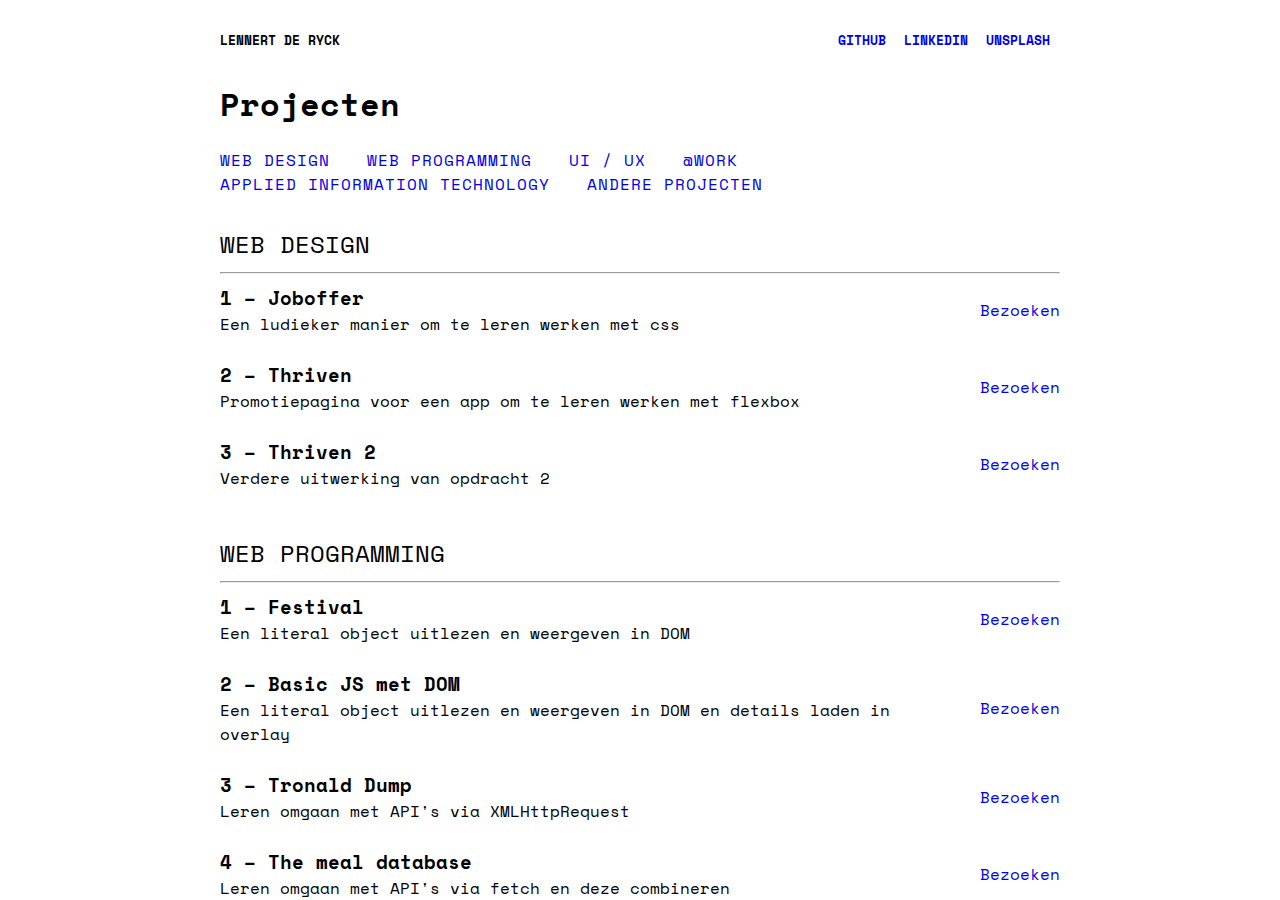
<file: index.html>
<!DOCTYPE html>
<html lang="en">
<head>
    <meta charset="UTF-8">
    <meta name="viewport" content="width=device-width, initial-scale=1.0">
    <meta http-equiv="X-UA-Compatible" content="ie=edge">
    <title>Overzicht projecten</title>

    <link rel="stylesheet" href="./static/css/main.min.css">
    <link href="https://fonts.googleapis.com/css?family=Space+Mono:400,400i,700,700i&display=swap" rel="stylesheet">
    <link rel="shortcut icon" type="image/x-icon" href="https://lennertderyck.be/assets/images/LOGO_LDR_ZWART.ico">
</head>
<body>
    <div id="content">
        <header class="container">
            <small>Lennert De Ryck</small>
            <small>
                <a href="https://github.com/pgm-lenndery" target="_blank">GITHUB</a>
                <a href="https://www.linkedin.com/in/lennert-d-b43737193/" target="_blank">LINKEDIN</a>
                <a href="https://unsplash.com/@lennertderyck" target="_blank">UNSPLASH</a>
            </small>
        </header>
        <main class="container"> 
            <h1>Projecten</h1>
            <nav id="nav"></nav>
            <div id="projects">
                Er was een probleem bij het laden van de projecten. Probeer later opnieuw. <br>
                :(
            </div>
        </main>
        <footer class="container"><small class="text-modern">Lennert De Ryck ・ 2019 / 2020</small></footer>
    </div>
    <div id="test" data-collapse-target="collapseProjectFrame">
        <iframe src="" name="projectFrame" frameborder="0"></iframe>
        <div class="close-frame" data-collapse-trigger="collapseProjectFrame">
            <span>
                sluiten
            </span>
        </div>
    </div>
    <script src="./static/js/main.js"></script>
    <script src="./static/js/collapse.js"></script>
</body>
</html>
</file>
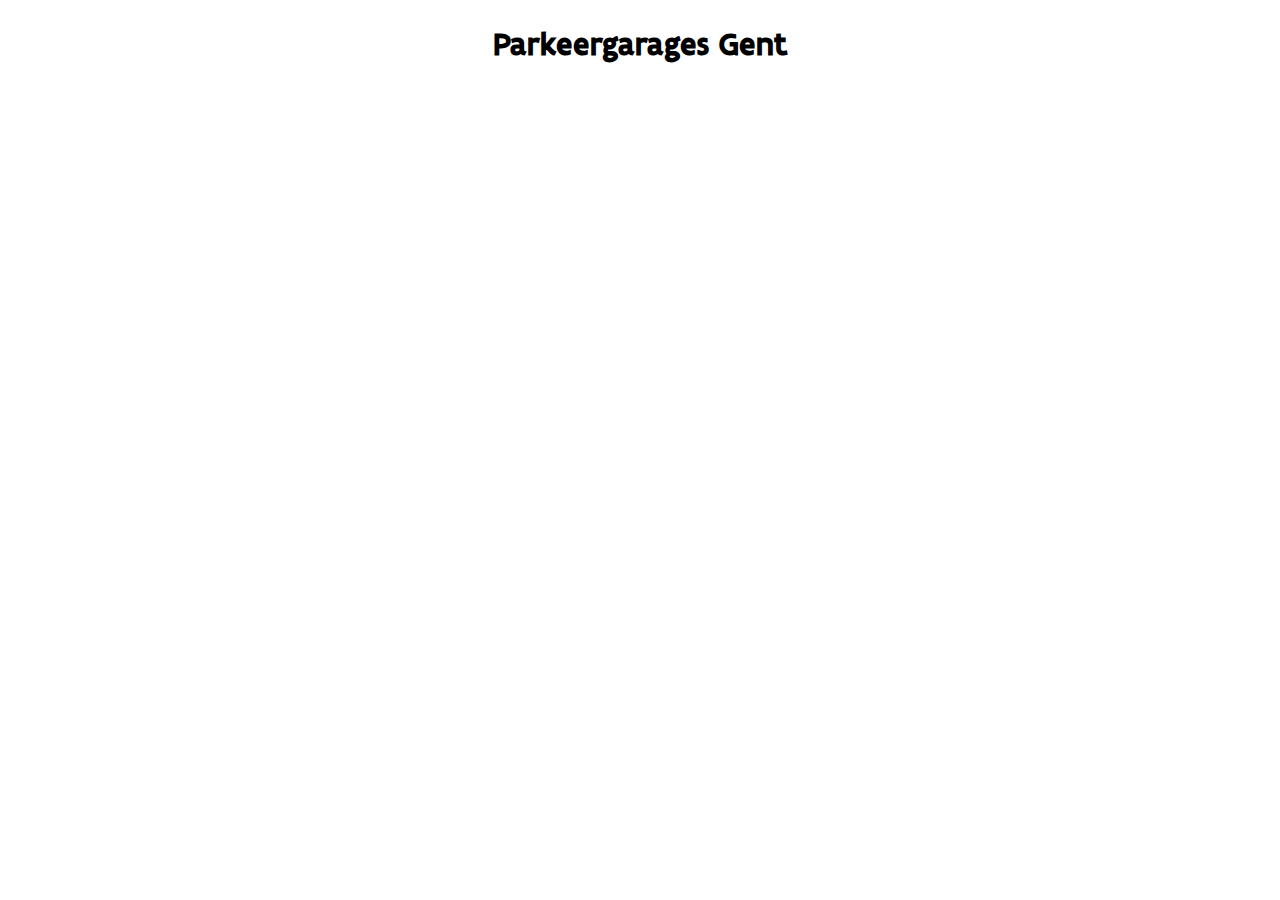
<file: webpgm/03-parkings/index.html>
<!DOCTYPE html>
<html lang="en">
<head>
    <meta charset="UTF-8">
    <meta name="viewport" content="width=device-width, initial-scale=1.0">
    <title>Web Programming – week 3 | Oefening 11</title>
    
    <script src='https://api.mapbox.com/mapbox-gl-js/v1.8.0/mapbox-gl.js'></script>
    <link href='https://api.mapbox.com/mapbox-gl-js/v1.8.0/mapbox-gl.css' rel='stylesheet' />
    
    <link rel="stylesheet" href="./css/main.min.css">
</head>
<body>
    <div class="page-title">
        <h1>Parkeergarages Gent</h1>
    </div>
    <div id='map'></div>
<script>
    mapboxgl.accessToken =
        'pk.eyJ1IjoibGVubmVydGRlcnljayIsImEiOiJjazN1N3ViZTMwOWRrM2VwaXpvY3I1a2MzIn0.UJjqfOdCRHzOPdP2j7lDmg';
    var map = new mapboxgl.Map({
        container: 'map',
        style: 'mapbox://styles/mapbox/streets-v11',
        center: [3.72225, 51.04862],
        zoom: 14,
    });
</script>
<script src="./main.js"></script>
</body>
</html>
</file>
<file: static/css/main.min.css>
:root{--font-main: 'Space Mono', monospace}*{margin:0px;padding:0px;scroll-behavior:smooth;font-family:var(--font-main);cursor:url(../images/cursor/mouse-pointer.svg) 4 0,auto}*::after,*:hover{transition:all .3s ease-in-out}body{width:100vw;height:100vh}body #content{overflow:scroll;height:100%}a{position:relative;text-decoration:none}a::after{content:' ';position:absolute;bottom:0px;left:0%;right:0%;height:1.5px;background-color:#0000ee;width:0%}a:hover::after{content:' ';position:absolute;bottom:0px;left:0px;right:0px;height:1.5px;background-color:#0000ee;width:100%}a:visited{color:#0000ee}header{display:flex;justify-content:space-between}header a{margin-right:10px;font-weight:bold}header a:hover::after{height:2px}header small{font-weight:bold;text-transform:uppercase;display:block;width:fit-content}main nav{margin-bottom:30px;text-transform:uppercase;letter-spacing:1px}main nav a{margin-right:26px;white-space:nowrap;cursor:url(../images/cursor/arrow-down.svg) 4 0,auto}main h1{margin-bottom:20px}main .course-title{text-transform:uppercase;margin-bottom:10px;font-weight:300}main .course-title:not(:first-child){margin-top:45px}main hr{margin:10px 0px}main article{display:flex;flex-direction:row;align-items:center;justify-content:space-between;margin-bottom:25px}main article>div:nth-child(1){margin-right:35px;hyphens:auto;overflow-wrap:break-word;word-break:break-word}main article a{cursor:url(../images/cursor/eye.svg) 4 0,auto}footer{margin-top:40px !important}.container{max-width:900px;margin:30px auto;padding:0px 30px}.text-modern{font-weight:bold;text-transform:uppercase;display:block;width:fit-content}iframe{background:white;z-index:10}section[data-label="404-msg"]{margin-top:70px;text-align:center}section[data-label="404-msg"] p{margin-bottom:25px}section[data-label="404-msg"] .msg-gif{width:80%;margin:0 auto}section[data-label="404-msg"] a{display:block;margin:0 auto;margin-top:20px;margin-bottom:30px;width:fit-content;text-align:center}section[data-label="404-msg"] a small{font-weight:bold}section[data-label="404-msg"] a::after{height:2px}@media (prefers-color-scheme: dark){*{cursor:url(../images/cursor/light/mouse-pointer.svg) 4 0,auto}body{filter:invert(1);background:#252525}main nav a{cursor:url(../images/cursor/light/arrow-down.svg) 4 0,auto}main article a{cursor:url(../images/cursor/light/eye.svg) 4 0,auto}[data-collapse-target='collapseProjectFrame']{filter:invert(1)}img{filter:invert(1)}}@media (prefers-color-scheme: light){body{filter:unset;background:white}}@media (prefers-color-scheme: no-preference){body{filter:unset;background:white}}*{box-sizing:border-box;margin:0;padding:0}[data-collapse-target].collapse-hidden{display:none}[data-collapse-target].collapse-show{display:block}[data-collapse-target="collapseProjectFrame"]{position:fixed;top:0px;bottom:0px;left:0px;right:0px;width:100%;height:100%}[data-collapse-target="collapseProjectFrame"] iframe{width:100%;height:100%}[data-collapse-target="collapseProjectFrame"] .close-frame{width:fit-content;position:absolute;bottom:0px;right:0px;background:#eee;cursor:url(../images/x.svg) 4 20,auto !important;z-index:100000;opacity:0.6}[data-collapse-target="collapseProjectFrame"] .close-frame span{display:block;width:inherit;height:inherit;font-weight:bold;text-align:center;padding:20px}[data-collapse-target="collapseProjectFrame"] .close-frame:hover{opacity:1}
/*# sourceMappingURL=main.min.css.map */
</file>
<file: webpgm/03-parkings/css/main.min.css>
@font-face{font-family:'FlandersArtSerif';src:url("../fonts/FlandersArtSerif-Light.woff") format("woff");font-weight:300;font-style:normal}@font-face{font-family:'FlandersArtSerif';src:url("../fonts/FlandersArtSerif-Regular.woff") format("woff");font-weight:normal;font-style:normal}@font-face{font-family:'FlandersArtSans';src:url("../fonts/FlandersArtSans-Regular.woff") format("woff");font-weight:normal;font-style:normal}@font-face{font-family:'FlandersArtSans';src:url("../fonts/FlandersArtSans-Medium.woff") format("woff");font-weight:500;font-style:normal}@font-face{font-family:'FlandersArtSerif';src:url("../fonts/FlandersArtSerif-Medium.woff") format("woff");font-weight:500;font-style:normal}html{width:100vw;height:100vh}html body{width:inherit;height:inherit}*{box-sizing:border-box;margin:0px;padding:0px;font-family:'FlandersArtSans'}.page-title{display:flex;justify-content:center;align-items:center;height:10%}.page-title h1{position:relative;width:fit-content}#map{width:100vw;height:90%}#map .parkingSpot{transition:all .3s ease}#map .parkingSpot:hover{z-index:1000000;opacity:1}#map .parkingSpot .mapboxgl-popup-content{padding:0px}#map .parkingSpot .mapboxgl-popup-content>a{display:block;padding:16px;text-decoration:none;color:black}#map .parkingSpot .mapboxgl-popup-content>a .parkingSpot-title{letter-spacing:1px;margin-bottom:6px}#map .parkingSpot .mapboxgl-popup-content>a ul{list-style:none;font-size:13px}
/*# sourceMappingURL=main.min.css.map */
</file>
